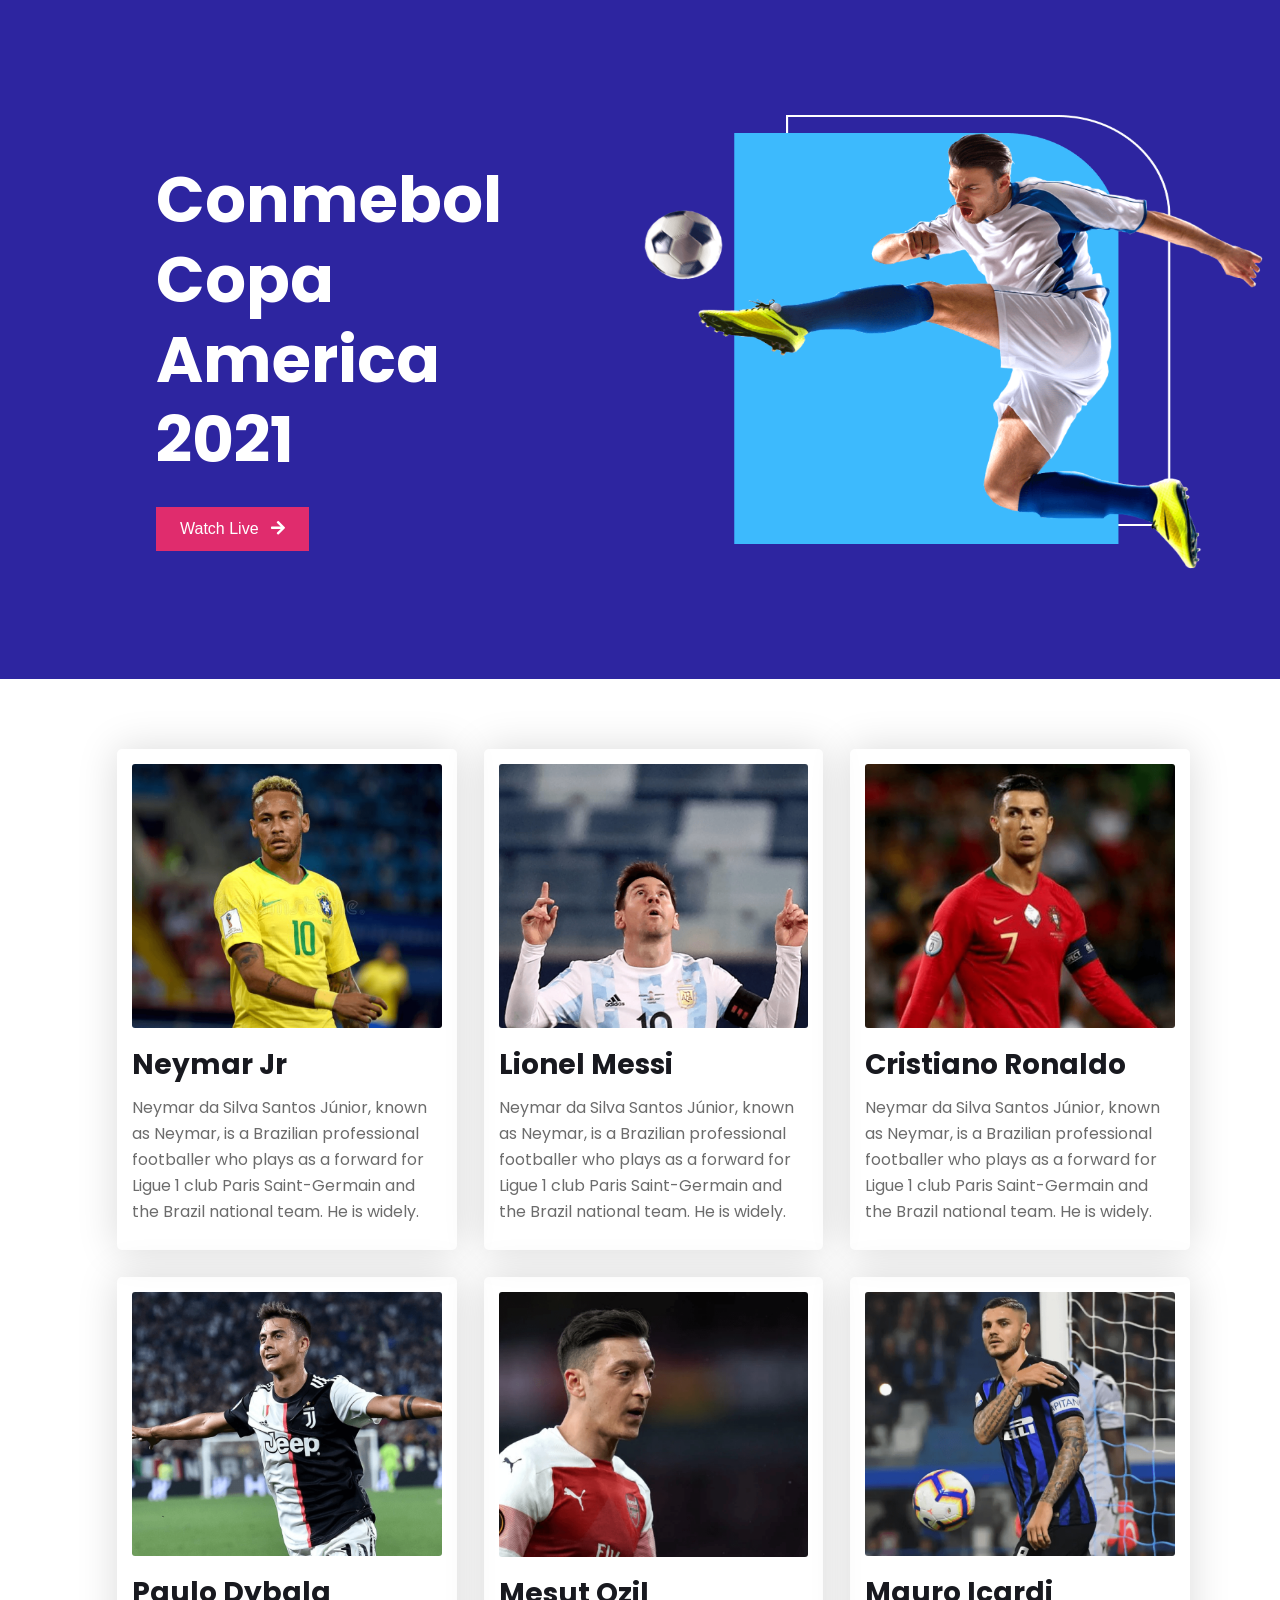
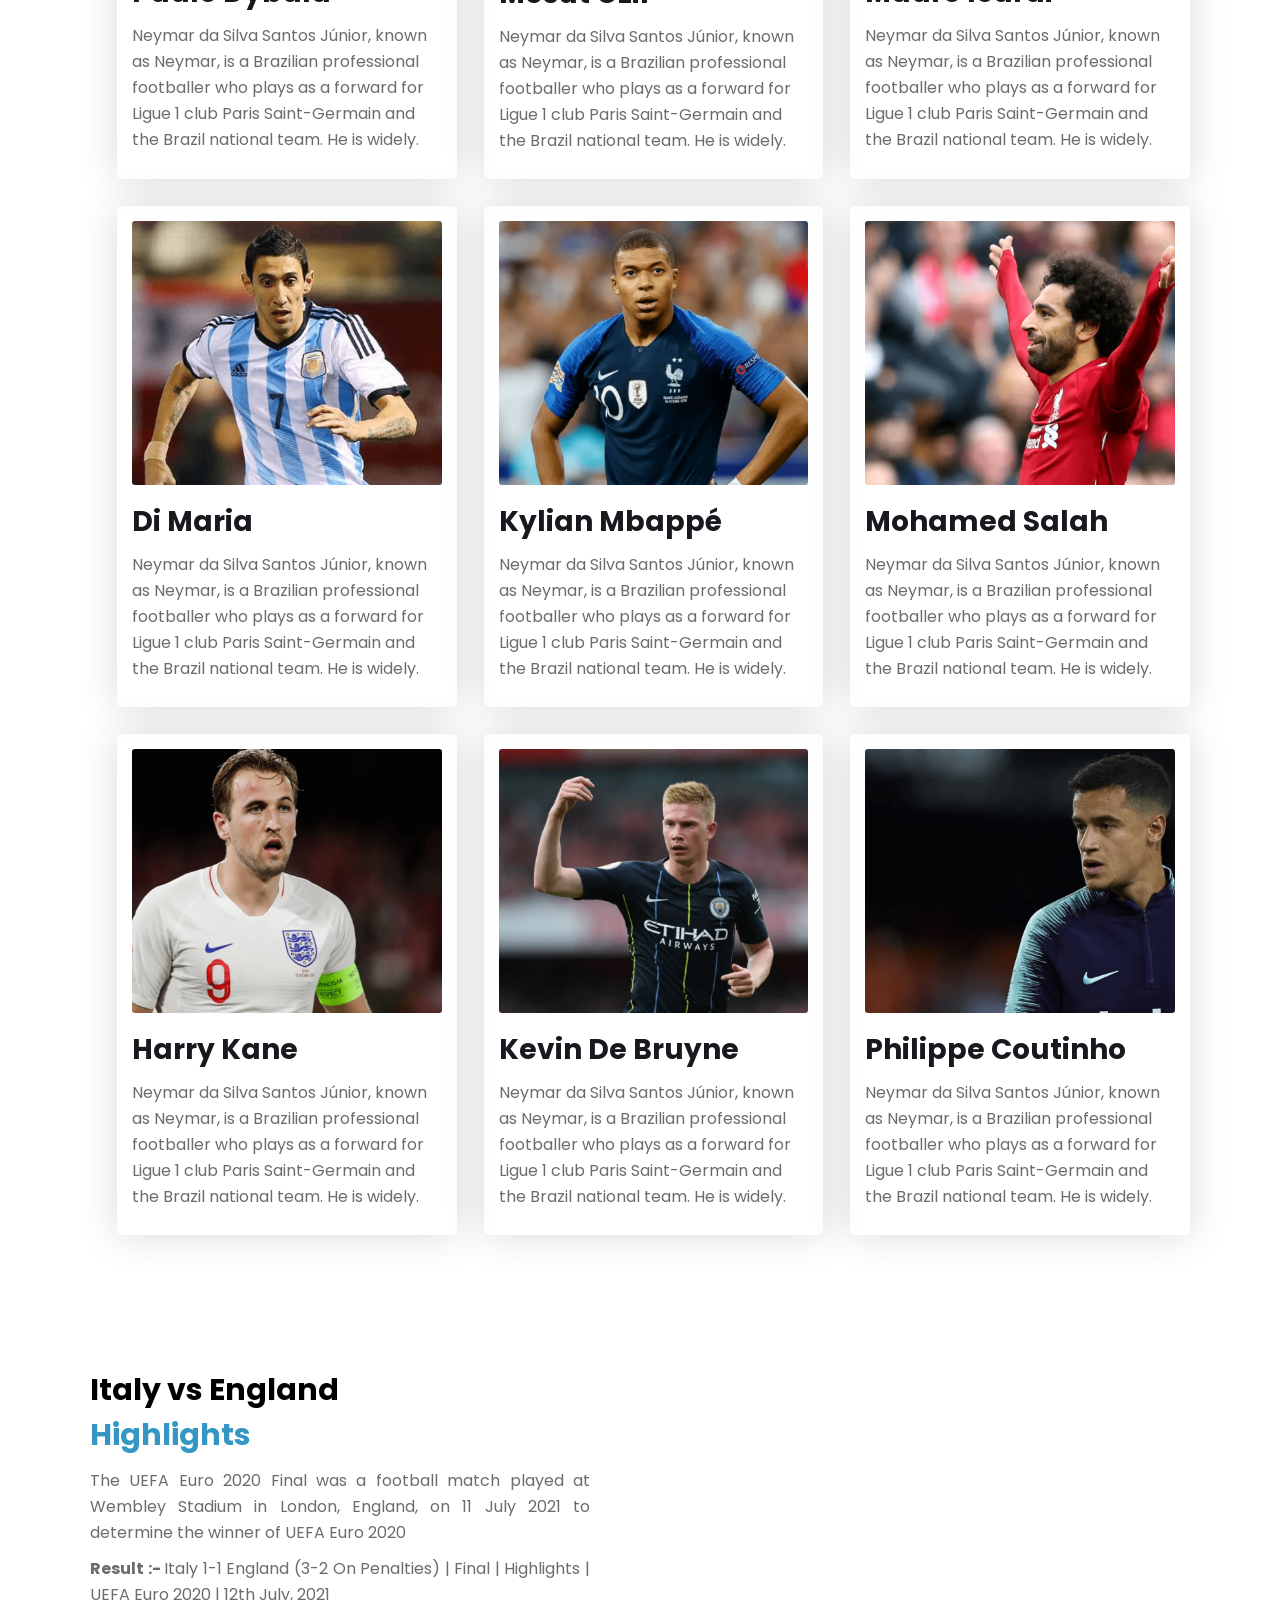
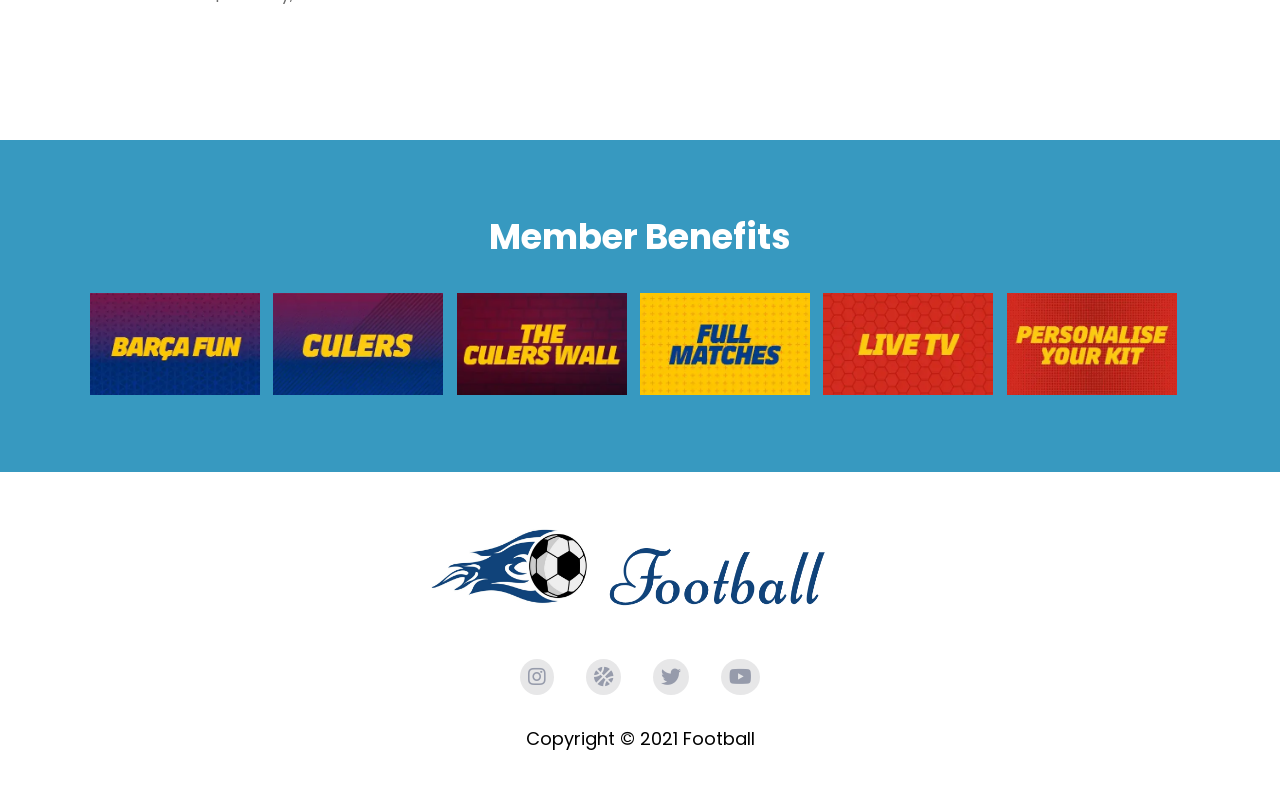
<file: index.html>
<!DOCTYPE html>
<html lang="en">

<head>
    <meta charset="UTF-8">
    <meta http-equiv="X-UA-Compatible" content="IE=edge">
    <meta name="viewport" content="width=device-width, initial-scale=1.0">
    <link rel="shortcut icon" href="img/ball.png" type="image/x-icon">
    <title>Football</title>
    <!-- font Awesome CDN -->
    <link rel="stylesheet" href="https://cdnjs.cloudflare.com/ajax/libs/font-awesome/5.15.3/css/all.min.css">
    <!-- Main CSS  -->
    <link rel="stylesheet" href="style.css">
</head>

<body>
    <!-------------------
        Hero area Start 
    -------------------->
    <section class="hero-wrap">
        <div class="hero-area">
            <header class="container">
                <div class="hero-content width50 marginLeft156">
                    <h1>Conmebol
                        Copa America
                        2021
                    </h1>
                    <button class="hero-btn">Watch Live <i class="fas fa-arrow-right"></i></button>
                </div>
                <div class="hero-thembinel marginleft width50">
                    <div class="img-efect">
                        <img src="img/banner.png" alt="">
                    </div>
                </div>
            </header>
        </div>
    </section>
    <!-------------------
        Hero area End 
    -------------------->
    <!-------------------
        Players area Start 
    -------------------->
    <section class="players-wrap">
        <div class="players-area">
            <article class="player-card">
                <div class="player-thumbniel">
                    <img src="img/players/player-1.png" alt="player-1">
                </div>
                <h4 class="player-neme">Neymar Jr</h4>
                <p class="player-discription">
                    Neymar da Silva Santos Júnior, known as Neymar, is a Brazilian professional footballer who plays as
                    a forward for Ligue 1 club Paris Saint-Germain and the Brazil national team. He is widely.
                </p>
            </article>
            <article class="player-card">
                <div class="player-thumbniel">
                    <img src="img/players/player-2.png" alt="player-1">
                </div>
                <h4 class="player-neme">Lionel Messi</h4>
                <p class="player-discription">
                    Neymar da Silva Santos Júnior, known as Neymar, is a Brazilian professional footballer who plays as
                    a forward for Ligue 1 club Paris Saint-Germain and the Brazil national team. He is widely.
                </p>
            </article>
            <article class="player-card">
                <div class="player-thumbniel">
                    <img src="img/players/player-3.png" alt="player-1">
                </div>
                <h4 class="player-neme">Cristiano Ronaldo</h4>
                <p class="player-discription">
                    Neymar da Silva Santos Júnior, known as Neymar, is a Brazilian professional footballer who plays as
                    a forward for Ligue 1 club Paris Saint-Germain and the Brazil national team. He is widely.
                </p>
            </article>
            <article class="player-card">
                <div class="player-thumbniel">
                    <img src="img/players/player-4.png" alt="player-1">
                </div>
                <h4 class="player-neme">Paulo Dybala</h4>
                <p class="player-discription">
                    Neymar da Silva Santos Júnior, known as Neymar, is a Brazilian professional footballer who plays as
                    a forward for Ligue 1 club Paris Saint-Germain and the Brazil national team. He is widely.
                </p>
            </article>
            <article class="player-card">
                <div class="player-thumbniel">
                    <img src="img/players/player-5.png" alt="player-1">
                </div>
                <h4 class="player-neme">Mesut Ozil </h4>
                <p class="player-discription">
                    Neymar da Silva Santos Júnior, known as Neymar, is a Brazilian professional footballer who plays as
                    a forward for Ligue 1 club Paris Saint-Germain and the Brazil national team. He is widely.
                </p>
            </article>
            <article class="player-card">
                <div class="player-thumbniel">
                    <img src="img/players/player-6.png" alt="player-1">
                </div>
                <h4 class="player-neme">Mauro Icardi </h4>
                <p class="player-discription">
                    Neymar da Silva Santos Júnior, known as Neymar, is a Brazilian professional footballer who plays as
                    a forward for Ligue 1 club Paris Saint-Germain and the Brazil national team. He is widely.
                </p>
            </article>
            <article class="player-card">
                <div class="player-thumbniel">
                    <img src="img/players/player-7.png" alt="player-1">
                </div>
                <h4 class="player-neme">Di Maria</h4>
                <p class="player-discription">
                    Neymar da Silva Santos Júnior, known as Neymar, is a Brazilian professional footballer who plays as
                    a forward for Ligue 1 club Paris Saint-Germain and the Brazil national team. He is widely.
                </p>
            </article>
            <article class="player-card">
                <div class="player-thumbniel">
                    <img src="img/players/player-8.png" alt="player-1">
                </div>
                <h4 class="player-neme">Kylian Mbappé</h4>
                <p class="player-discription">
                    Neymar da Silva Santos Júnior, known as Neymar, is a Brazilian professional footballer who plays as
                    a forward for Ligue 1 club Paris Saint-Germain and the Brazil national team. He is widely.
                </p>
            </article>
            <article class="player-card">
                <div class="player-thumbniel">
                    <img src="img/players/player-9.png" alt="player-1">
                </div>
                <h4 class="player-neme">Mohamed Salah</h4>
                <p class="player-discription">
                    Neymar da Silva Santos Júnior, known as Neymar, is a Brazilian professional footballer who plays as
                    a forward for Ligue 1 club Paris Saint-Germain and the Brazil national team. He is widely.
                </p>
            </article>
            <article class="player-card">
                <div class="player-thumbniel">
                    <img src="img/players/player-10.png" alt="player-1">
                </div>
                <h4 class="player-neme">Harry Kane</h4>
                <p class="player-discription">
                    Neymar da Silva Santos Júnior, known as Neymar, is a Brazilian professional footballer who plays as
                    a forward for Ligue 1 club Paris Saint-Germain and the Brazil national team. He is widely.
                </p>
            </article>
            <article class="player-card">
                <div class="player-thumbniel">
                    <img src="img/players/player-11.png" alt="player-1">
                </div>
                <h4 class="player-neme">Kevin De Bruyne</h4>
                <p class="player-discription">
                    Neymar da Silva Santos Júnior, known as Neymar, is a Brazilian professional footballer who plays as
                    a forward for Ligue 1 club Paris Saint-Germain and the Brazil national team. He is widely.
                </p>
            </article>
            <article class="player-card">
                <div class="player-thumbniel">
                    <img src="img/players/player-12.png" alt="player-1">
                </div>
                <h4 class="player-neme">Philippe Coutinho</h4>
                <p class="player-discription">
                    Neymar da Silva Santos Júnior, known as Neymar, is a Brazilian professional footballer who plays as
                    a forward for Ligue 1 club Paris Saint-Germain and the Brazil national team. He is widely.
                </p>
            </article>


        </div>
    </section>
    <!-------------------
        Players area End 
    -------------------->

    <!-------------------
        Highlight area Start 
    -------------------->
    <section class="highlight-wrap ">
        <div class="highlight-area container">
            <div class="highlight-content width50">
                <!-- Italy 1-1 England (3-2 On Penalties) | Final | Highlights | UEFA Euro 2020 | 12th July, 2021 -->
                <h1 class="highlight-title">
                    Italy vs England <br> <span>Highlights </span>
                </h1>
                <p>The UEFA Euro 2020 Final was a football match played at Wembley Stadium in London, England, on 11
                    July 2021 to determine the winner of UEFA Euro 2020</p>
                <p class="highlight-info"> <b>Result :- </b> Italy 1-1 England (3-2 On Penalties) | Final | Highlights |
                    UEFA Euro 2020 |
                    12th July, 2021</p>
            </div>
            <div class="highlight-video width50">
                <iframe width="560" height="315" src="https://www.youtube.com/embed/SJdv4oQFsXI"
                    title="YouTube video player" frameborder="0"
                    allow="accelerometer; autoplay; clipboard-write; encrypted-media; gyroscope; picture-in-picture"
                    allowfullscreen></iframe>
            </div>
        </div>
    </section>
    <!-------------------
        Highlight area End 
    -------------------->
    <!-------------------
        Member area Start 
    -------------------->
    <section class="member-wrap-bg">
        <div class="member-wrap">
            <div class="member-area">
                <h3 class="member-title">Member Benefits</h3>
                <div class="member-benefits">
                    <a target="_blank" href="new-page.html"><img src="img/member/1.webp" alt=""></a>
                    <a target="_blank" href="new-page.html"><img src="img/member/2.webp" alt=""></a>
                    <a target="_blank" href="new-page.html"><img src="img/member/3.webp" alt=""></a>
                    <a target="_blank" href="new-page.html"><img src="img/member/4.webp" alt=""></a>
                    <a target="_blank" href="new-page.html"><img src="img/member/5.webp" alt=""></a>
                    <a target="_blank" href="new-page.html"><img src="img/member/6.webp" alt=""></a>
                </div>
            </div>
        </div>
    </section>
    <!-------------------
        Member area End 
    -------------------->

    <!-------------------
        Footer area Start 
    -------------------->
    <section class="footer-wrap">
        <footer class="footer-area">
            <div class="footer-logo">
                <img src="img/Logo.png" alt="Logo">
            </div>
            <div class="footer-social-icon">

                <a target="_blank" href="https://www.instagram.com/nahidthenh"><i class="fab fa-instagram"></i></a>
                <a target="_blank" href="https://dribbble.com/nahidthenh"><i class="fas fa-basketball-ball"></i></a>
                <a target="_blank" href="https://twitter.com/NahidHa02408411"><i class="fab fa-twitter"></i></a>
                <a target="_blank" href="https://youtube.com/ndevs"><i class="fab fa-youtube"></i></a>
            </div>
            <p class="copy-right">Copyright &copy; 2021 Football</p>
        </footer>
    </section>
    <!-------------------
        Footer area End 
    -------------------->

</body>

</html>
</file>
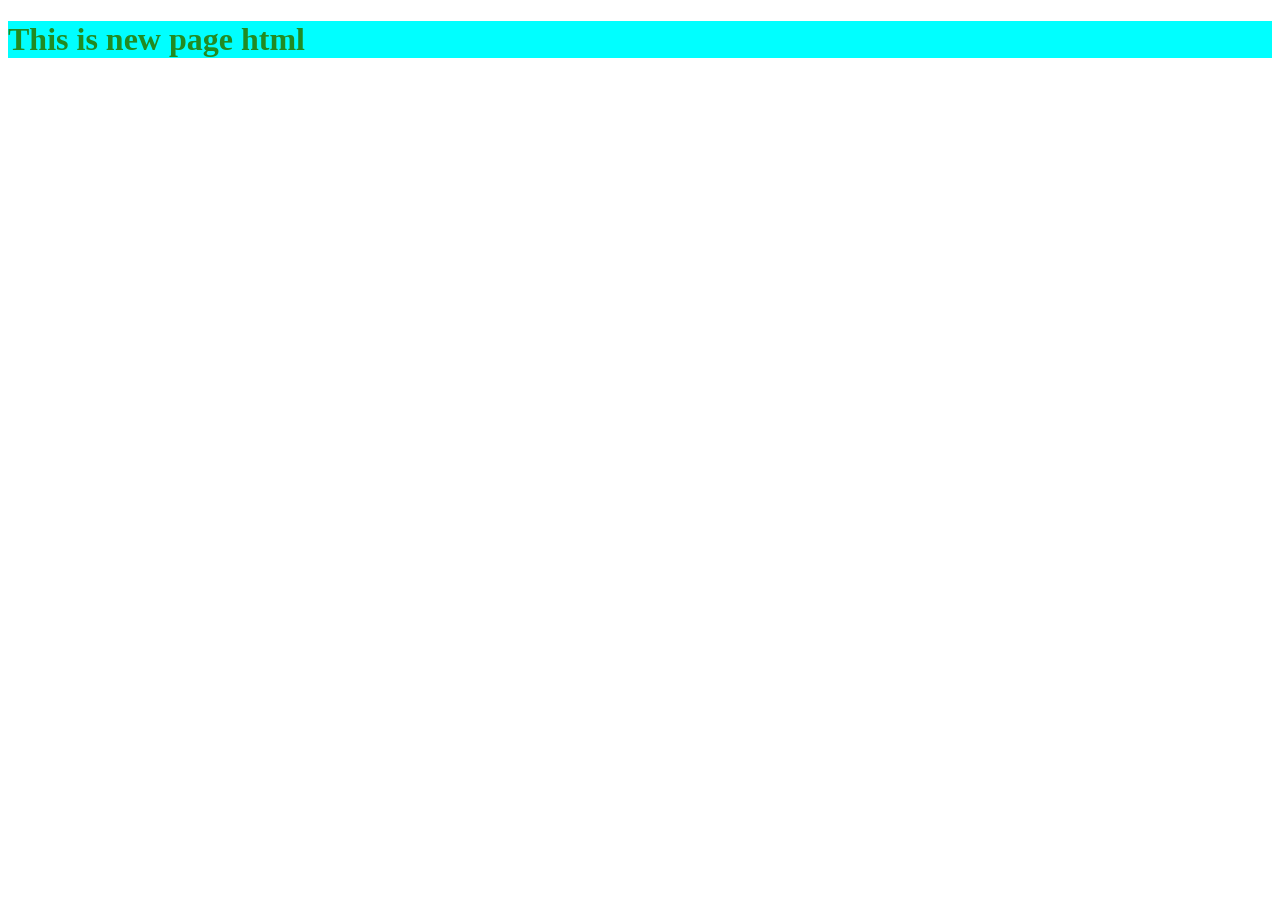
<file: new-page.html>
<!DOCTYPE html>
<html lang="en">

<head>
    <meta charset="UTF-8">
    <meta http-equiv="X-UA-Compatible" content="IE=edge">
    <meta name="viewport" content="width=device-width, initial-scale=1.0">
    <title>NewPage</title>
    <style>
        h1 {
            color: forestgreen;
            background-color: aqua;
        }
    </style>
</head>

<body>
    <h1>This is new page html</h1>
</body>

</html>
</file>
<file: style.css>
@import url('https://fonts.googleapis.com/css2?family=Poppins:wght@400;500;600;700&display=swap');
*{
    margin: 0;
    padding: 0;
}
body{
    font-family: 'Poppins', sans-serif;
}
.container {
	display: grid;
	justify-content: space-between;
	grid-template-columns: 1fr 1fr;
}
.width50{
    width: 50%;
    /* margin-left: 45px; */
}
.marginLeft156{
    margin-left: 156px;
}
/* Hero area  */
.hero-area {
	background-color: #2D25A0;
	padding: 100px 0;
}

.hero-content {
	padding-top: 60px;
}
.hero-content h1 {
	font-size: 64px;
	font-weight: bold;
	color: #fff;
	line-height: 80px;
}
.hero-btn {
	background: #E02C6D;
	border: 0;
	color: #fff;
	font-weight: 500;
	font-size: 16px;
	line-height: 24px;
	padding: 10px 24px;
	cursor: pointer;
	margin-top: 27px;
}
.hero-btn i {
	margin-left: 8px;
}
.hero-btn:hover .fas.fa-arrow-right {
	margin-left: 15px;
	transition: .5s;
}
.hero-thembinel {
	margin-top: 15px;
}
.hero-thembinel img {
	/* width: 525.01px;
	height: 425px; */
	width: 625px;
	height: 457px;
}
.img-efect img {
    transition: transform 1s, filter 2s ease-in-out;
    transform: scale(1);
    cursor: pointer;

}
.img-efect:hover img {
    transform: scale(1.2);
}


/* Players area  */
.players-area {
	display: grid;
	grid-template-columns: 1fr 1fr 1fr;
	padding: 43px 0px;
}
.players-wrap {
	width: 1100px;
	margin: 0 auto;
}
.player-card {
	padding: 15px;
	box-shadow: 0px 0px 40px rgba(0, 0, 0, 0.15);
	border-radius: 5px;
	margin-top: 27px;
	margin-left: 27px;
}
.player-thumbniel img {
	width: 100%;
    border-radius: 3px;
}
.player-neme {
	margin: 10px 0px;
	color: #18191F;
	font-size: 28px;
	line-height: 40px;
}
.player-discription {
	color: #6C6C6C;
	margin: 10px 0px;
	font-size: 16px;
	line-height: 26px;
}
/* highlight Area  */
.highlight-wrap {
	width: 1100px;
	margin: 0 auto;
	padding: 70px 0px;
}
.highlight-title {
	font-size: 30px;
	margin-top: 20px;
}
.highlight-title span{
    color: #3496C2;
}
.highlight-info, .highlight-content p {
	color: #6C6C6C;
	margin: 10px 0px;
	font-size: 16px;
	line-height: 26px;
	width: 500px;
	text-align: justify;
}
/* Member Benefits area  */
.member-wrap-bg{
    background-color: #3799C0;
}
.member-wrap{
    width: 1100px;
	margin: 0 auto;
	padding: 70px 0px;
}
.member-title {
	text-align: center;
	font-size: 35px;
	font-weight: bold;
    color: #fff;
    margin-bottom: 30px;
}
.member-benefits {
	display: grid;
	grid-template-columns: 1fr 1fr 1fr 1fr 1fr 1fr;
}
.member-benefits img {
	width: 170px;

}
/* Footer area  */
.footer-wrap {
	text-align: center;
	padding: 50px 0px;
}
.footer-logo {
	margin-right: 30px;
}
.footer-logo img {
	width: 400px;
	height: 110px;
}
.footer-social-icon {
	padding: 20px 0px;
}
.footer-social-icon a {
    text-decoration: none;
}
.footer-social-icon a i {
	margin: 0px 14px;
	font-size: 20px;
	color: #969BAB;
    background: #E7E7E8;
	padding: 8px;
	border-radius: 50%;
	text-align: center;
}
.copy-right {
	font-size: 18px;
	color: #000;
	margin-top: 10px;
}


/*-------------------------
Responsive css  media querry 
--------------------------*/

/********************** 
    For Mobile Device
***********************/
@media only screen and (max-width:688px){

    .container {
        display: grid;
        justify-content: space-between;
        grid-template-columns: 1fr;
    }
    .marginLeft156 {
        margin-left: 0px;
    }
    .hero-thembinel img {
        width: 250px;
        height: 250px;
        margin-top: 41px;
        margin-left: 35px;
    }
    .hero-content h1 {
        font-size: 36px;
        font-weight: bold;
        color: #fff;
        line-height: 50px;
        margin-left: 35px;
    }
    .hero-area {
        padding: 30px 0;
        padding-bottom: 80px;
    }
    .hero-btn {
        margin-left: 40px;
    }
    .player-card {
        margin: 10px;
    }
    .players-wrap ,.member-wrap,.highlight-wrap {
        width: 100%;
        margin: 0 auto;
    }
    .players-area,.member-benefits {
        display: grid;
        grid-template-columns: 1fr;
        padding: 43px 0px;
    }
    .member-benefits img {
        width: 90%;
        margin-left: 17px;
    }
    .highlight-title {
        font-size: 30px;
        margin-top: 0px;
        margin-left: 35px;
        text-align: center;
    }
    .highlight-info, .highlight-content p {
        margin-left: 18px;
        margin-top: 20px;
        margin-bottom: 23px;
        width: 100%;
    }
    .width50 {
        width: 87%;
        margin-left: 0px;
    }
    .highlight-video iframe {
        width: 100%;
    }
    .highlight-video.width50 {
        width: 100%;
    }
    .footer-logo img {
        width: 289px;
        height: 110px;
    }
}


/********************** 
    For Tablet Device
***********************/
@media only screen and (min-width:689px) and (max-width:992px){
    .container {
        display: grid;
        justify-content: space-between;
        grid-template-columns:1fr 1fr;
    }
    .marginLeft156 {
        margin-left: 0px;
    }
    .hero-thembinel img {
        width: 250px;
        height: 250px;
        margin-top: 41px;
        margin-left: 35px;
    }
    .hero-content h1 {
        font-size: 36px;
        font-weight: bold;
        color: #fff;
        line-height: 50px;
        margin-left: 35px;
    }
    .hero-area {
        padding: 30px 0;
        padding-bottom: 80px;
    }
    .hero-btn {
        margin-left: 40px;
    }
    .player-card {
        margin: 10px;
    }
    .players-wrap ,.member-wrap,.highlight-wrap {
        width: 100%;
        margin: 0 auto;
    }
    .players-area,.member-benefits {
        display: grid;
        grid-template-columns: 1fr 1fr;
        padding: 43px 0px;
    }
    .member-benefits img {
        width: 90%;
        margin-left: 17px;
    }
    .highlight-title {
        font-size: 30px;
        margin-top: 0px;
        margin-left: 35px;
        text-align: center;
    }
    .highlight-info, .highlight-content p {
        margin-left: 18px;
        margin-top: 20px;
        margin-bottom: 23px;
        width: 100%;
    }
    .width50 {
        width: 87%;
        margin-left: 0px;
    }
    .highlight-video iframe {
        width: 100%;
    }
    .highlight-video.width50 {
        width: 100%;
    }
    .footer-logo img {
        width: 289px;
        height: 110px;
    }
}
</file>
